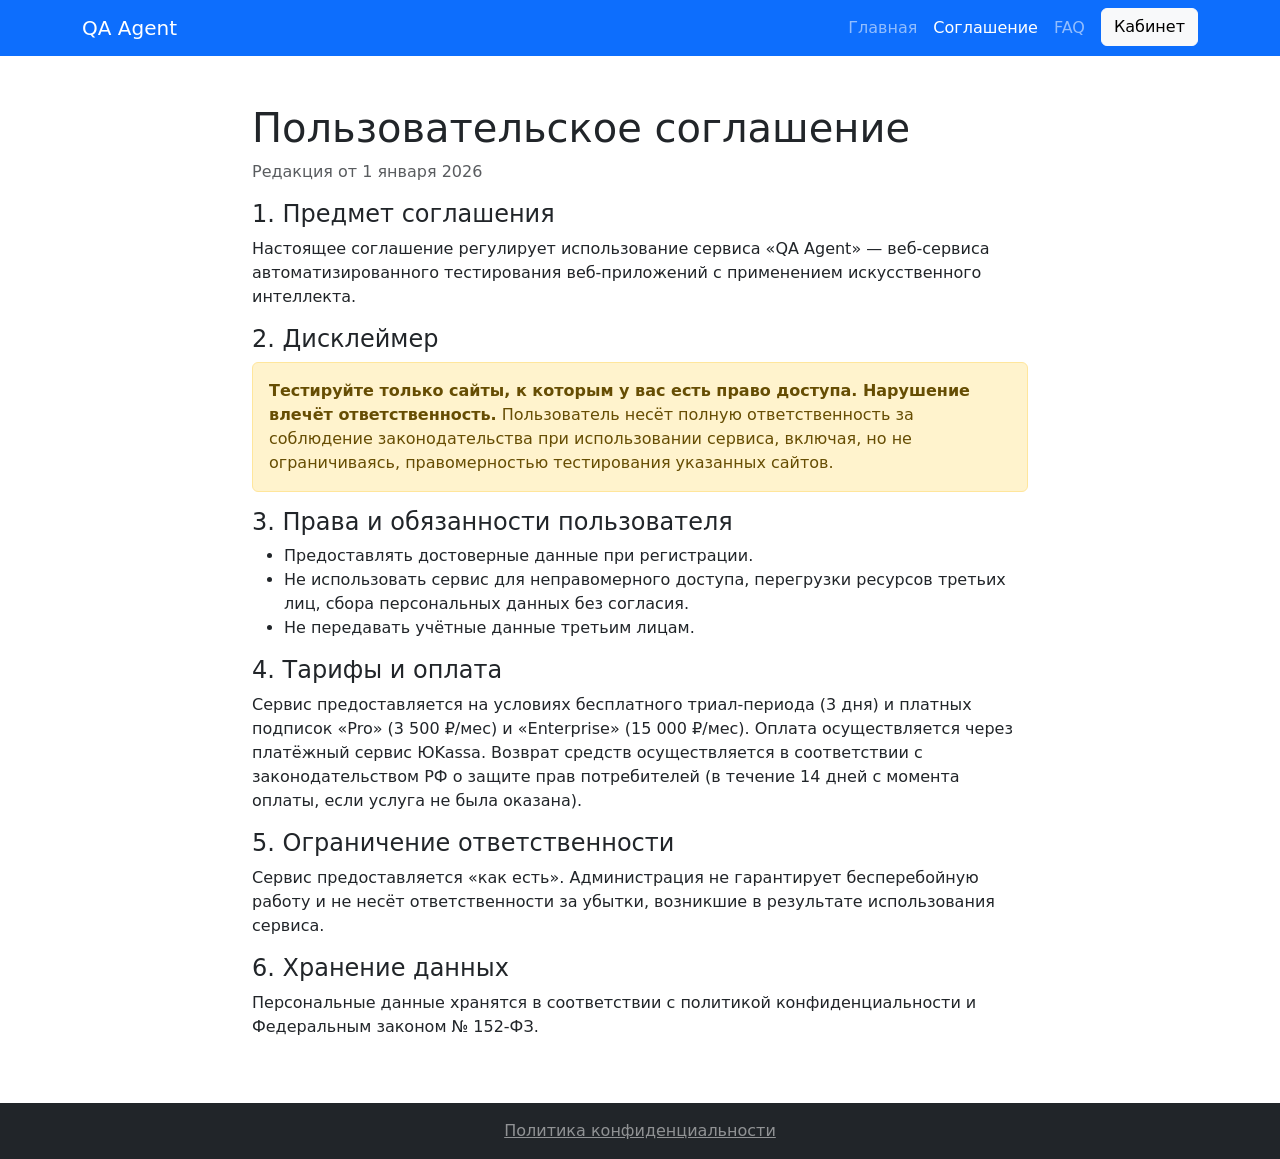
<file: frontend/legal.html>
<!DOCTYPE html>
<html lang="ru">
<head>
  <meta charset="utf-8">
  <meta name="viewport" content="width=device-width, initial-scale=1">
  <title>Пользовательское соглашение — QA Agent</title>
  <link href="https://cdn.jsdelivr.net/npm/bootstrap@5.3.3/dist/css/bootstrap.min.css" rel="stylesheet">
</head>
<body>
  <nav class="navbar navbar-expand-lg navbar-dark bg-primary"><div class="container">
    <a class="navbar-brand" href="/">QA Agent</a>
    <ul class="navbar-nav ms-auto">
      <li class="nav-item"><a class="nav-link" href="/">Главная</a></li>
      <li class="nav-item"><a class="nav-link active" href="/legal.html">Соглашение</a></li>
      <li class="nav-item"><a class="nav-link" href="/faq.html">FAQ</a></li>
      <li class="nav-item"><a class="btn btn-light ms-2" href="/dashboard.html">Кабинет</a></li>
    </ul>
  </div></nav>
  <div class="container py-5" style="max-width:800px">
    <h1>Пользовательское соглашение</h1>
    <p class="text-muted">Редакция от 1 января 2026</p>
    <h4>1. Предмет соглашения</h4>
    <p>Настоящее соглашение регулирует использование сервиса «QA Agent» — веб-сервиса автоматизированного тестирования веб-приложений с применением искусственного интеллекта.</p>
    <h4>2. Дисклеймер</h4>
    <div class="alert alert-warning">
      <strong>Тестируйте только сайты, к которым у вас есть право доступа. Нарушение влечёт ответственность.</strong>
      Пользователь несёт полную ответственность за соблюдение законодательства при использовании сервиса, включая, но не ограничиваясь, правомерностью тестирования указанных сайтов.
    </div>
    <h4>3. Права и обязанности пользователя</h4>
    <ul>
      <li>Предоставлять достоверные данные при регистрации.</li>
      <li>Не использовать сервис для неправомерного доступа, перегрузки ресурсов третьих лиц, сбора персональных данных без согласия.</li>
      <li>Не передавать учётные данные третьим лицам.</li>
    </ul>
    <h4>4. Тарифы и оплата</h4>
    <p>Сервис предоставляется на условиях бесплатного триал-периода (3 дня) и платных подписок «Pro» (3 500 ₽/мес) и «Enterprise» (15 000 ₽/мес). Оплата осуществляется через платёжный сервис ЮKassa. Возврат средств осуществляется в соответствии с законодательством РФ о защите прав потребителей (в течение 14 дней с момента оплаты, если услуга не была оказана).</p>
    <h4>5. Ограничение ответственности</h4>
    <p>Сервис предоставляется «как есть». Администрация не гарантирует бесперебойную работу и не несёт ответственности за убытки, возникшие в результате использования сервиса.</p>
    <h4>6. Хранение данных</h4>
    <p>Персональные данные хранятся в соответствии с политикой конфиденциальности и Федеральным законом № 152-ФЗ.</p>
  </div>
  <footer class="bg-dark text-white py-3"><div class="container text-center"><a href="/privacy.html" class="text-white-50">Политика конфиденциальности</a></div></footer>
</body>
</html>
</file>
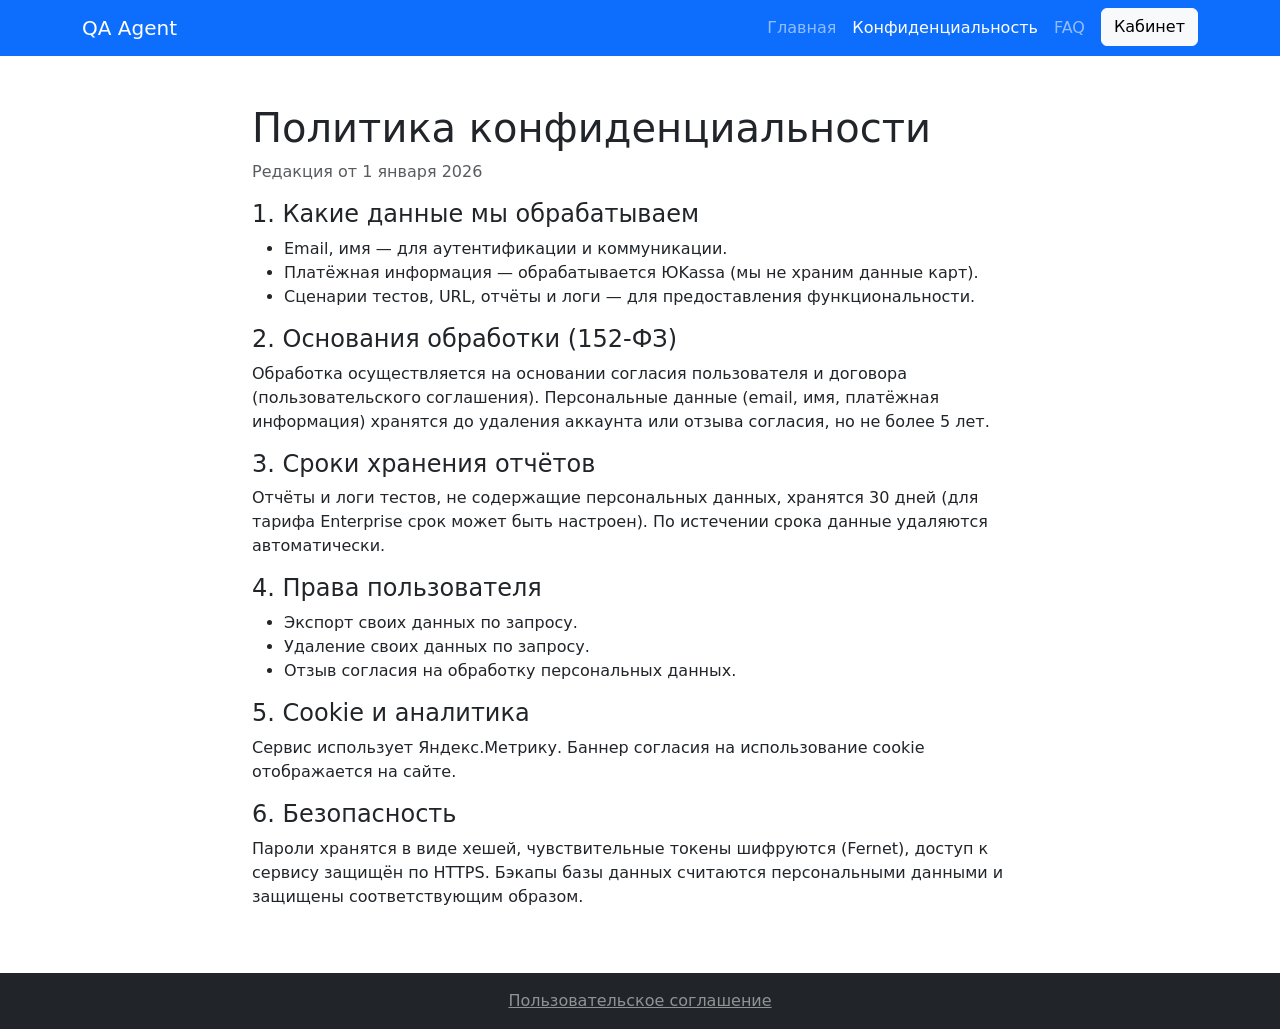
<file: frontend/privacy.html>
<!DOCTYPE html>
<html lang="ru">
<head>
  <meta charset="utf-8">
  <meta name="viewport" content="width=device-width, initial-scale=1">
  <title>Политика конфиденциальности — QA Agent</title>
  <link href="https://cdn.jsdelivr.net/npm/bootstrap@5.3.3/dist/css/bootstrap.min.css" rel="stylesheet">
</head>
<body>
  <nav class="navbar navbar-expand-lg navbar-dark bg-primary"><div class="container">
    <a class="navbar-brand" href="/">QA Agent</a>
    <ul class="navbar-nav ms-auto">
      <li class="nav-item"><a class="nav-link" href="/">Главная</a></li>
      <li class="nav-item"><a class="nav-link active" href="/privacy.html">Конфиденциальность</a></li>
      <li class="nav-item"><a class="nav-link" href="/faq.html">FAQ</a></li>
      <li class="nav-item"><a class="btn btn-light ms-2" href="/dashboard.html">Кабинет</a></li>
    </ul>
  </div></nav>
  <div class="container py-5" style="max-width:800px">
    <h1>Политика конфиденциальности</h1>
    <p class="text-muted">Редакция от 1 января 2026</p>
    <h4>1. Какие данные мы обрабатываем</h4>
    <ul>
      <li>Email, имя — для аутентификации и коммуникации.</li>
      <li>Платёжная информация — обрабатывается ЮKassa (мы не храним данные карт).</li>
      <li>Сценарии тестов, URL, отчёты и логи — для предоставления функциональности.</li>
    </ul>
    <h4>2. Основания обработки (152-ФЗ)</h4>
    <p>Обработка осуществляется на основании согласия пользователя и договора (пользовательского соглашения). Персональные данные (email, имя, платёжная информация) хранятся до удаления аккаунта или отзыва согласия, но не более 5 лет.</p>
    <h4>3. Сроки хранения отчётов</h4>
    <p>Отчёты и логи тестов, не содержащие персональных данных, хранятся 30 дней (для тарифа Enterprise срок может быть настроен). По истечении срока данные удаляются автоматически.</p>
    <h4>4. Права пользователя</h4>
    <ul>
      <li>Экспорт своих данных по запросу.</li>
      <li>Удаление своих данных по запросу.</li>
      <li>Отзыв согласия на обработку персональных данных.</li>
    </ul>
    <h4>5. Cookie и аналитика</h4>
    <p>Сервис использует Яндекс.Метрику. Баннер согласия на использование cookie отображается на сайте.</p>
    <h4>6. Безопасность</h4>
    <p>Пароли хранятся в виде хешей, чувствительные токены шифруются (Fernet), доступ к сервису защищён по HTTPS. Бэкапы базы данных считаются персональными данными и защищены соответствующим образом.</p>
  </div>
  <footer class="bg-dark text-white py-3"><div class="container text-center"><a href="/legal.html" class="text-white-50">Пользовательское соглашение</a></div></footer>
</body>
</html>
</file>
